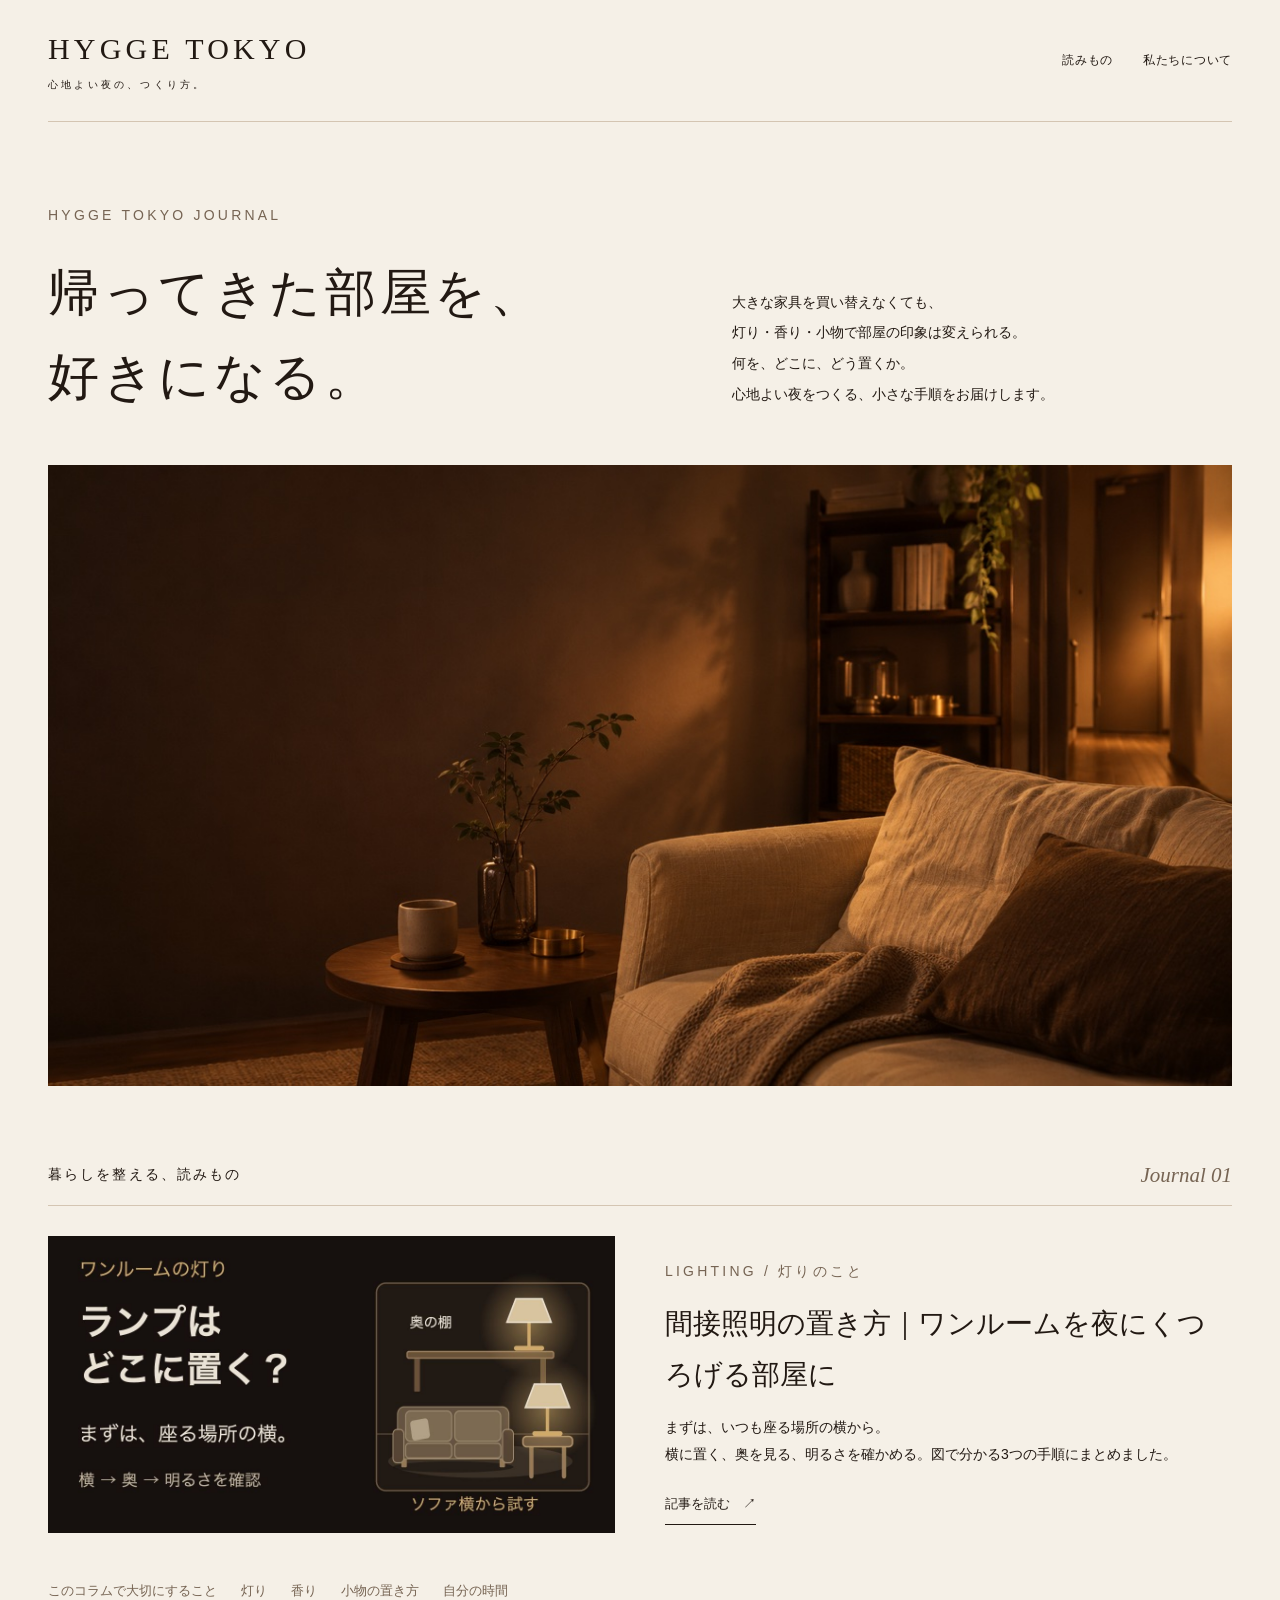
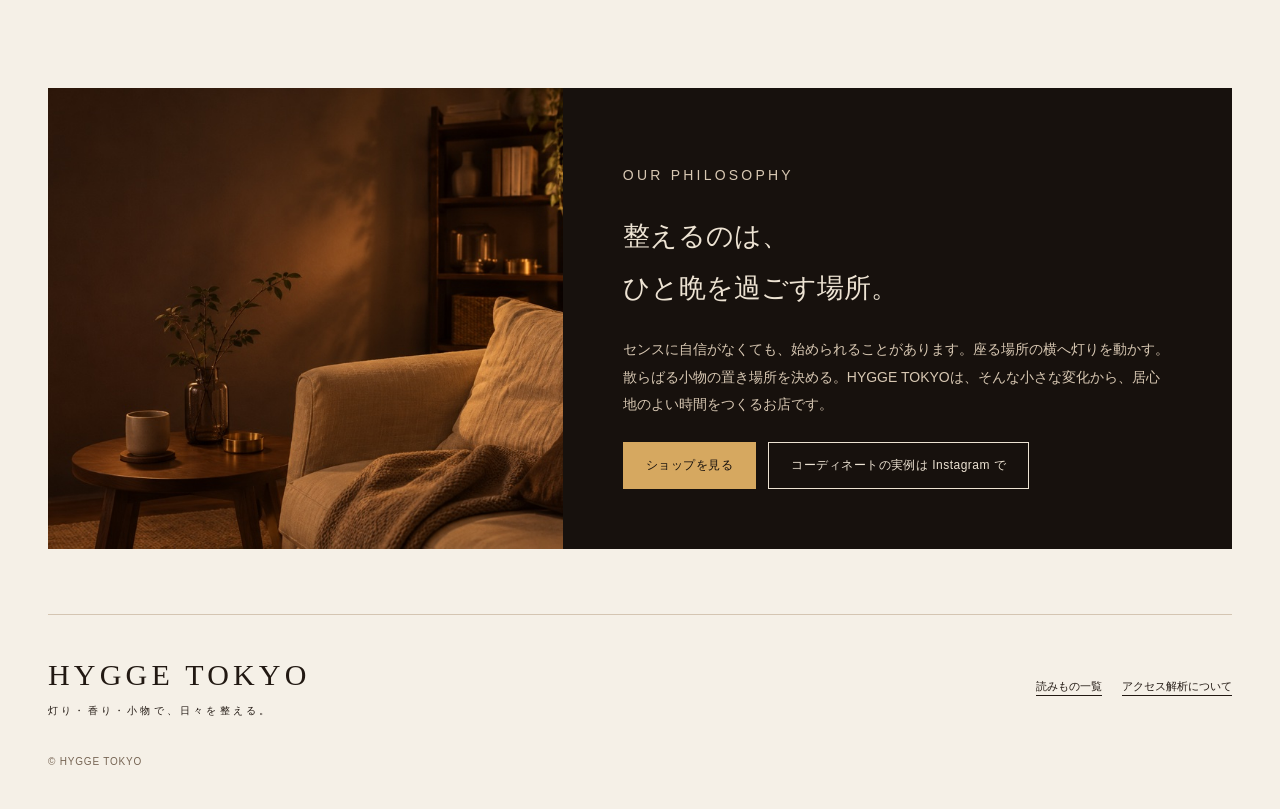
<file: index.html>
<!doctype html><html lang="ja" data-published="true"><head><meta charset="utf-8"><meta name="viewport" content="width=device-width,initial-scale=1"><title>HYGGE TOKYO｜心地よい夜の、つくり方。</title><meta name="description" content="大きな家具を買い替えず、灯り・香り・小物で部屋を整える。HYGGE TOKYOが、センスに頼らず試せる暮らしの手順を紹介します。"><meta name="robots" content="index,follow,max-image-preview:large"><link rel="canonical" href="https://hyggetokyo.com/"><meta property="og:locale" content="ja_JP"><meta property="og:site_name" content="HYGGE TOKYO"><meta property="og:type" content="website"><meta property="og:title" content="HYGGE TOKYO｜心地よい夜の、つくり方。"><meta property="og:description" content="大きな家具を買い替えず、灯り・香り・小物で部屋を整える。HYGGE TOKYOが、センスに頼らず試せる暮らしの手順を紹介します。"><meta property="og:url" content="https://hyggetokyo.com/"><meta property="og:image" content="https://hyggetokyo.com/assets/images/lighting-thumbnail.jpg"><meta property="og:image:width" content="1200"><meta property="og:image:height" content="630"><meta property="og:image:alt" content="ランプはどこに置く？座る場所の横から試す配置図"><meta name="twitter:card" content="summary_large_image"><meta name="theme-color" content="#17110d"><meta name="ga4-measurement-id" content="G-KZ3FVX6G32"><link rel="stylesheet" href="./assets/style.css"><script defer src="./assets/analytics.js"></script><script type="application/ld+json">{"@context": "https://schema.org", "@graph": [{"@type": "WebSite", "@id": "https://hyggetokyo.com/#website", "name": "HYGGE TOKYO コラム", "url": "https://hyggetokyo.com/", "inLanguage": "ja"}, {"@type": "Organization", "@id": "https://hyggetokyo.com/#organization", "name": "HYGGE TOKYO", "url": "https://hyggetokyo.com/", "sameAs": ["https://www.instagram.com/hygge_tokyo.official?mdxt=MTlrZ3JyOG9tb2l2Zg%3D%3D&utm_source=qr"]}]}</script></head><body><a class="skip" href="#main">本文へ移動</a><header class="site-header wrap"><a class="brand" href="./"><strong>HYGGE TOKYO</strong><span>心地よい夜の、つくり方。</span></a><nav aria-label="メインナビゲーション"><a href="./columns/">読みもの</a><a href="./#about">私たちについて</a></nav></header><main id="main" class="wrap"><section class="home-intro"><div><p class="eyebrow">HYGGE TOKYO JOURNAL</p><h1>帰ってきた部屋を、<br>好きになる。</h1></div><p>大きな家具を買い替えなくても、<br>灯り・香り・小物で部屋の印象は変えられる。<br>何を、どこに、どう置くか。<br>心地よい夜をつくる、小さな手順をお届けします。</p></section><figure class="hero"><img src="./assets/images/quiet-room.jpg" width="1200" height="630" alt="濃い木のテーブルとリネンのソファに暖かな光が届く夜のワンルームのイメージ" fetchpriority="high"></figure><div class="section-label"><h2>暮らしを整える、読みもの</h2><span>Journal 01</span></div><div class="feature-row"><a href="./columns/one-room-lighting/" aria-label="間接照明の置き方｜ワンルームを夜にくつろげる部屋に"><img src="./assets/images/lighting-thumbnail.jpg" width="1200" height="630" alt="ランプはどこに置く？ソファ横と奥の棚の置き場所を示す図" loading="lazy"></a><div><p class="eyebrow">LIGHTING / 灯りのこと</p><h2><a href="./columns/one-room-lighting/">間接照明の置き方｜ワンルームを夜にくつろげる部屋に</a></h2><p>まずは、いつも座る場所の横から。<br>横に置く、奥を見る、明るさを確かめる。図で分かる3つの手順にまとめました。</p><a class="read-link" href="./columns/one-room-lighting/">記事を読む　↗</a></div></div><div class="topics"><span>このコラムで大切にすること</span><span>灯り</span><span>香り</span><span>小物の置き方</span><span>自分の時間</span></div><section id="about" class="manifesto"><img src="assets/images/quiet-room.jpg" alt="木とリネンに暖色の光が届く部屋のイメージ" width="1200" height="630" loading="lazy"><div class="copy"><p class="eyebrow">OUR PHILOSOPHY</p><h2>整えるのは、<br>ひと晩を過ごす場所。</h2><p>センスに自信がなくても、始められることがあります。座る場所の横へ灯りを動かす。散らばる小物の置き場所を決める。HYGGE TOKYOは、そんな小さな変化から、居心地のよい時間をつくるお店です。</p><div class="buttons"><a href="https://hyggetokyo.official.ec?utm_source=column&amp;utm_medium=article&amp;utm_campaign=home&amp;utm_content=editor" class="button gold">ショップを見る</a><a href="https://www.instagram.com/hygge_tokyo.official?mdxt=MTlrZ3JyOG9tb2l2Zg%3D%3D&amp;utm_source=qr" class="button">コーディネートの実例は Instagram で</a></div></div></section></main><footer class="site-footer wrap"><div class="footer-top"><a class="brand" href="./"><strong>HYGGE TOKYO</strong><span>灯り・香り・小物で、日々を整える。</span></a><nav aria-label="フッター"><a href="./columns/">読みもの一覧</a><a href="./privacy/">アクセス解析について</a></nav></div><p class="copyright">© HYGGE TOKYO</p></footer></body></html>
</file>
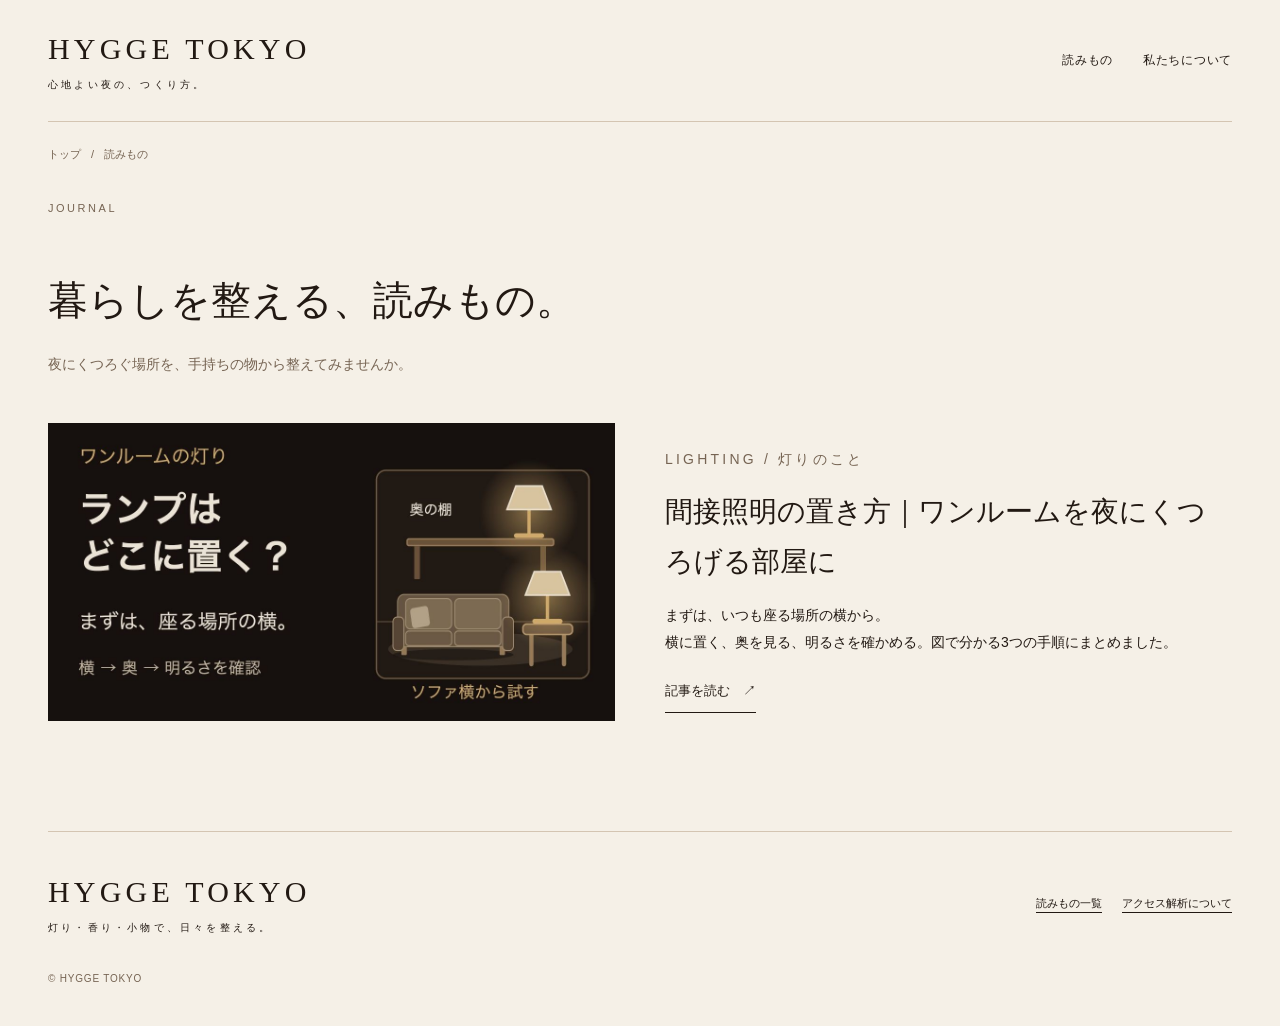
<file: columns/index.html>
<!doctype html><html lang="ja" data-published="true"><head><meta charset="utf-8"><meta name="viewport" content="width=device-width,initial-scale=1"><title>読みもの一覧｜HYGGE TOKYO</title><meta name="description" content="灯りの置き方から、心地よい部屋のつくり方を紹介するHYGGE TOKYOのコラム一覧です。"><meta name="robots" content="index,follow,max-image-preview:large"><link rel="canonical" href="https://hyggetokyo.com/columns/"><meta property="og:locale" content="ja_JP"><meta property="og:site_name" content="HYGGE TOKYO"><meta property="og:type" content="website"><meta property="og:title" content="読みもの一覧｜HYGGE TOKYO"><meta property="og:description" content="灯りの置き方から、心地よい部屋のつくり方を紹介するHYGGE TOKYOのコラム一覧です。"><meta property="og:url" content="https://hyggetokyo.com/columns/"><meta property="og:image" content="https://hyggetokyo.com/assets/images/lighting-thumbnail.jpg"><meta property="og:image:width" content="1200"><meta property="og:image:height" content="630"><meta property="og:image:alt" content="ランプはどこに置く？座る場所の横から試す配置図"><meta name="twitter:card" content="summary_large_image"><meta name="theme-color" content="#17110d"><meta name="ga4-measurement-id" content="G-KZ3FVX6G32"><link rel="stylesheet" href="../assets/style.css"><script defer src="../assets/analytics.js"></script><script type="application/ld+json">{"@context": "https://schema.org", "@graph": [{"@type": "BreadcrumbList", "itemListElement": [{"@type": "ListItem", "position": 1, "name": "トップ", "item": "https://hyggetokyo.com/"}, {"@type": "ListItem", "position": 2, "name": "読みもの", "item": "https://hyggetokyo.com/columns/"}]}]}</script></head><body><a class="skip" href="#main">本文へ移動</a><header class="site-header wrap"><a class="brand" href="../"><strong>HYGGE TOKYO</strong><span>心地よい夜の、つくり方。</span></a><nav aria-label="メインナビゲーション"><a href="../columns/">読みもの</a><a href="../#about">私たちについて</a></nav></header><main id="main" class="wrap"><nav class="breadcrumb" aria-label="パンくず"><a href="../">トップ</a><span aria-hidden="true">/</span><span aria-current="page">読みもの</span></nav><p class="eyebrow">JOURNAL</p><h1 class="list-heading">暮らしを整える、読みもの。</h1><p class="subcopy">夜にくつろぐ場所を、手持ちの物から整えてみませんか。</p><div class="feature-row"><a href="../columns/one-room-lighting/" aria-label="間接照明の置き方｜ワンルームを夜にくつろげる部屋に"><img src="../assets/images/lighting-thumbnail.jpg" width="1200" height="630" alt="ランプはどこに置く？ソファ横と奥の棚の置き場所を示す図" loading="lazy"></a><div><p class="eyebrow">LIGHTING / 灯りのこと</p><h2><a href="../columns/one-room-lighting/">間接照明の置き方｜ワンルームを夜にくつろげる部屋に</a></h2><p>まずは、いつも座る場所の横から。<br>横に置く、奥を見る、明るさを確かめる。図で分かる3つの手順にまとめました。</p><a class="read-link" href="../columns/one-room-lighting/">記事を読む　↗</a></div></div></main><footer class="site-footer wrap"><div class="footer-top"><a class="brand" href="../"><strong>HYGGE TOKYO</strong><span>灯り・香り・小物で、日々を整える。</span></a><nav aria-label="フッター"><a href="../columns/">読みもの一覧</a><a href="../privacy/">アクセス解析について</a></nav></div><p class="copyright">© HYGGE TOKYO</p></footer></body></html>
</file>
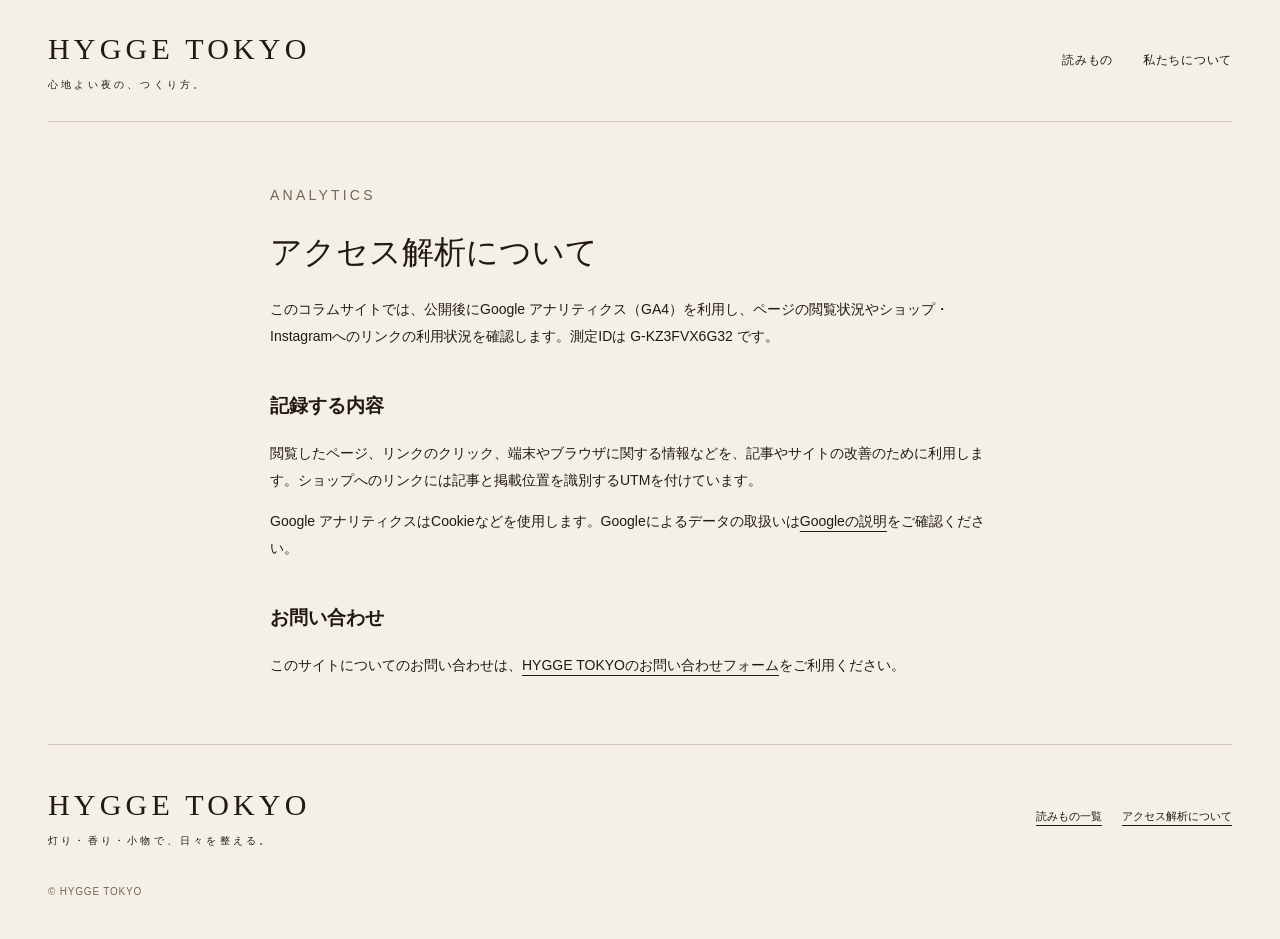
<file: privacy/index.html>
<!doctype html><html lang="ja" data-published="true"><head><meta charset="utf-8"><meta name="viewport" content="width=device-width,initial-scale=1"><title>アクセス解析について｜HYGGE TOKYO</title><meta name="description" content="HYGGE TOKYOコラムサイトのアクセス解析とお問い合わせについて。"><meta name="robots" content="index,follow,max-image-preview:large"><link rel="canonical" href="https://hyggetokyo.com/privacy/"><meta property="og:locale" content="ja_JP"><meta property="og:site_name" content="HYGGE TOKYO"><meta property="og:type" content="website"><meta property="og:title" content="アクセス解析について｜HYGGE TOKYO"><meta property="og:description" content="HYGGE TOKYOコラムサイトのアクセス解析とお問い合わせについて。"><meta property="og:url" content="https://hyggetokyo.com/privacy/"><meta property="og:image" content="https://hyggetokyo.com/assets/images/lighting-thumbnail.jpg"><meta property="og:image:width" content="1200"><meta property="og:image:height" content="630"><meta property="og:image:alt" content="ランプはどこに置く？座る場所の横から試す配置図"><meta name="twitter:card" content="summary_large_image"><meta name="theme-color" content="#17110d"><meta name="ga4-measurement-id" content="G-KZ3FVX6G32"><link rel="stylesheet" href="../assets/style.css"><script defer src="../assets/analytics.js"></script></head><body><a class="skip" href="#main">本文へ移動</a><header class="site-header wrap"><a class="brand" href="../"><strong>HYGGE TOKYO</strong><span>心地よい夜の、つくり方。</span></a><nav aria-label="メインナビゲーション"><a href="../columns/">読みもの</a><a href="../#about">私たちについて</a></nav></header><main id="main" class="wrap"><div class="privacy"><p class="eyebrow">ANALYTICS</p><h1>アクセス解析について</h1><p>このコラムサイトでは、公開後にGoogle アナリティクス（GA4）を利用し、ページの閲覧状況やショップ・Instagramへのリンクの利用状況を確認します。測定IDは G-KZ3FVX6G32 です。</p><h2>記録する内容</h2><p>閲覧したページ、リンクのクリック、端末やブラウザに関する情報などを、記事やサイトの改善のために利用します。ショップへのリンクには記事と掲載位置を識別するUTMを付けています。</p><p>Google アナリティクスはCookieなどを使用します。Googleによるデータの取扱いは<a href="https://policies.google.com/technologies/partner-sites">Googleの説明</a>をご確認ください。</p><h2>お問い合わせ</h2><p>このサイトについてのお問い合わせは、<a href="https://thebase.com/inquiry/hyggetokyo-official-ec">HYGGE TOKYOのお問い合わせフォーム</a>をご利用ください。</p></div></main><footer class="site-footer wrap"><div class="footer-top"><a class="brand" href="../"><strong>HYGGE TOKYO</strong><span>灯り・香り・小物で、日々を整える。</span></a><nav aria-label="フッター"><a href="../columns/">読みもの一覧</a><a href="../privacy/">アクセス解析について</a></nav></div><p class="copyright">© HYGGE TOKYO</p></footer></body></html>
</file>
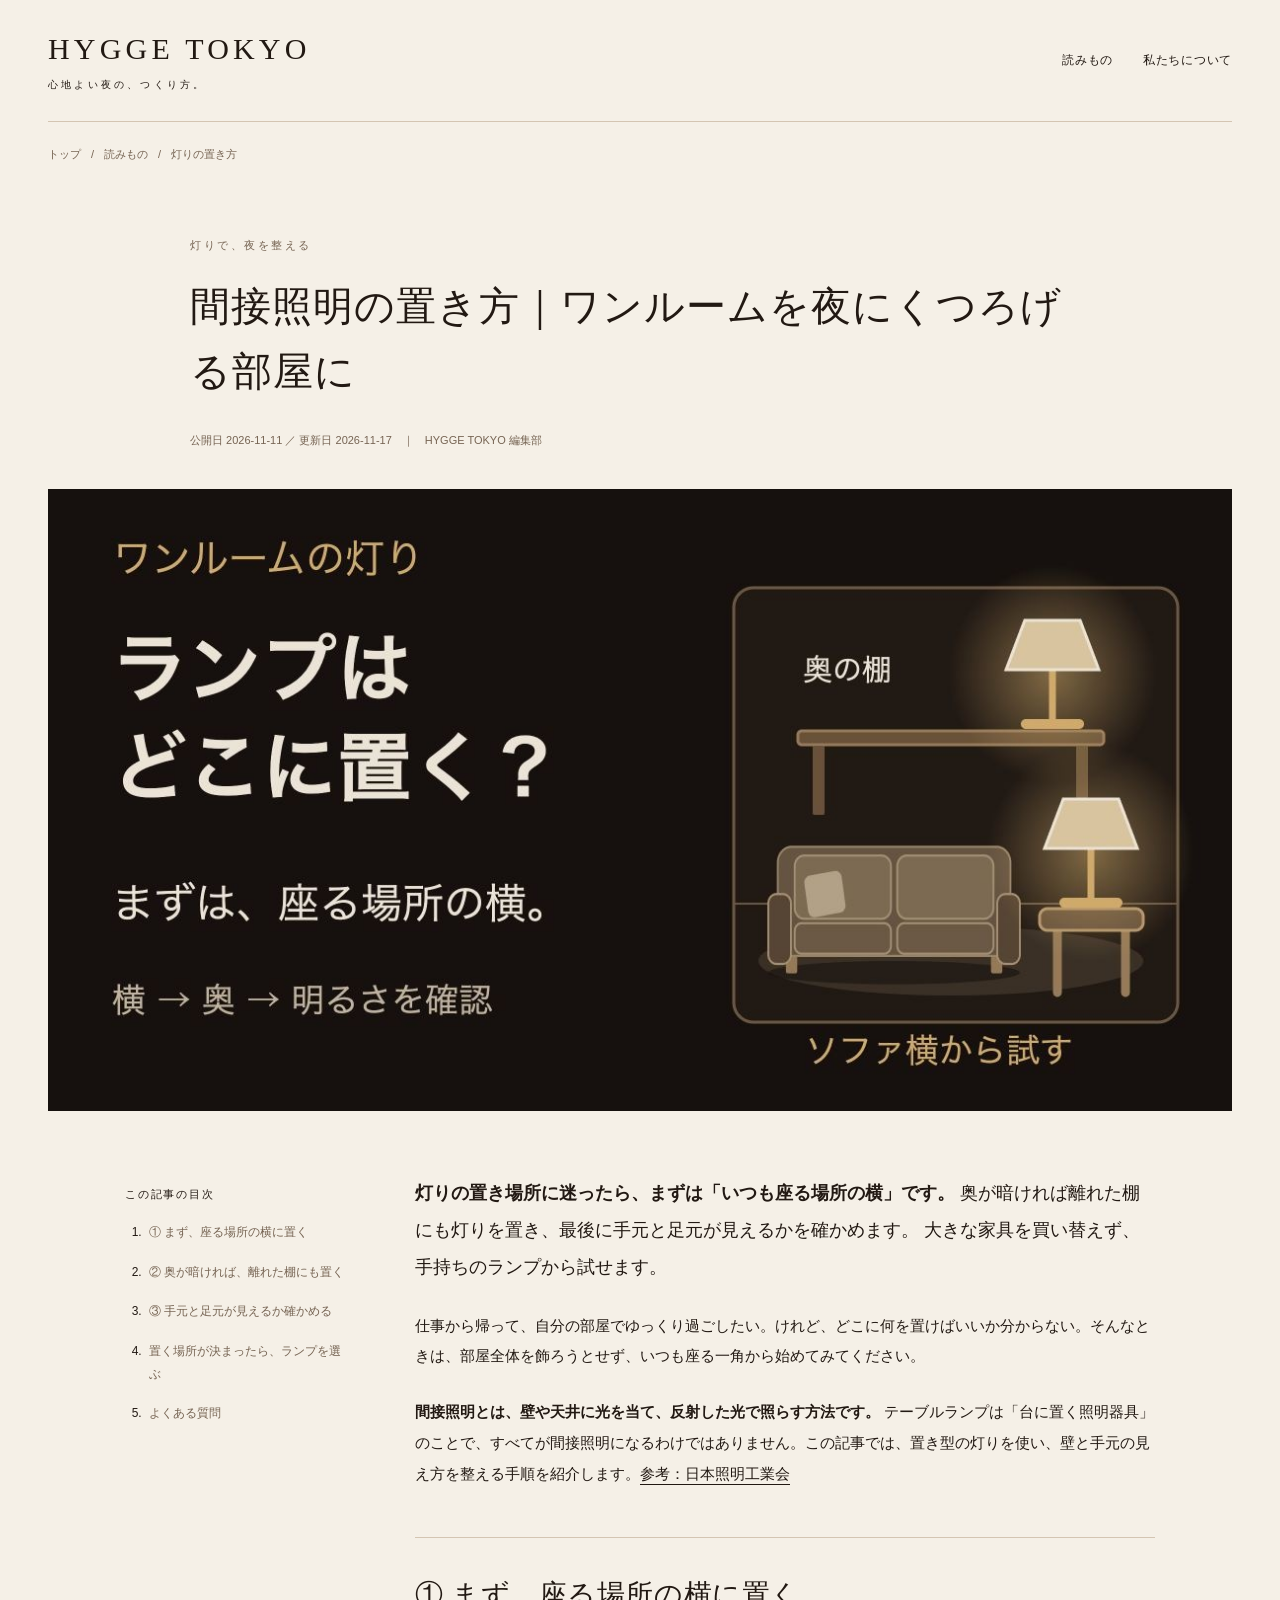
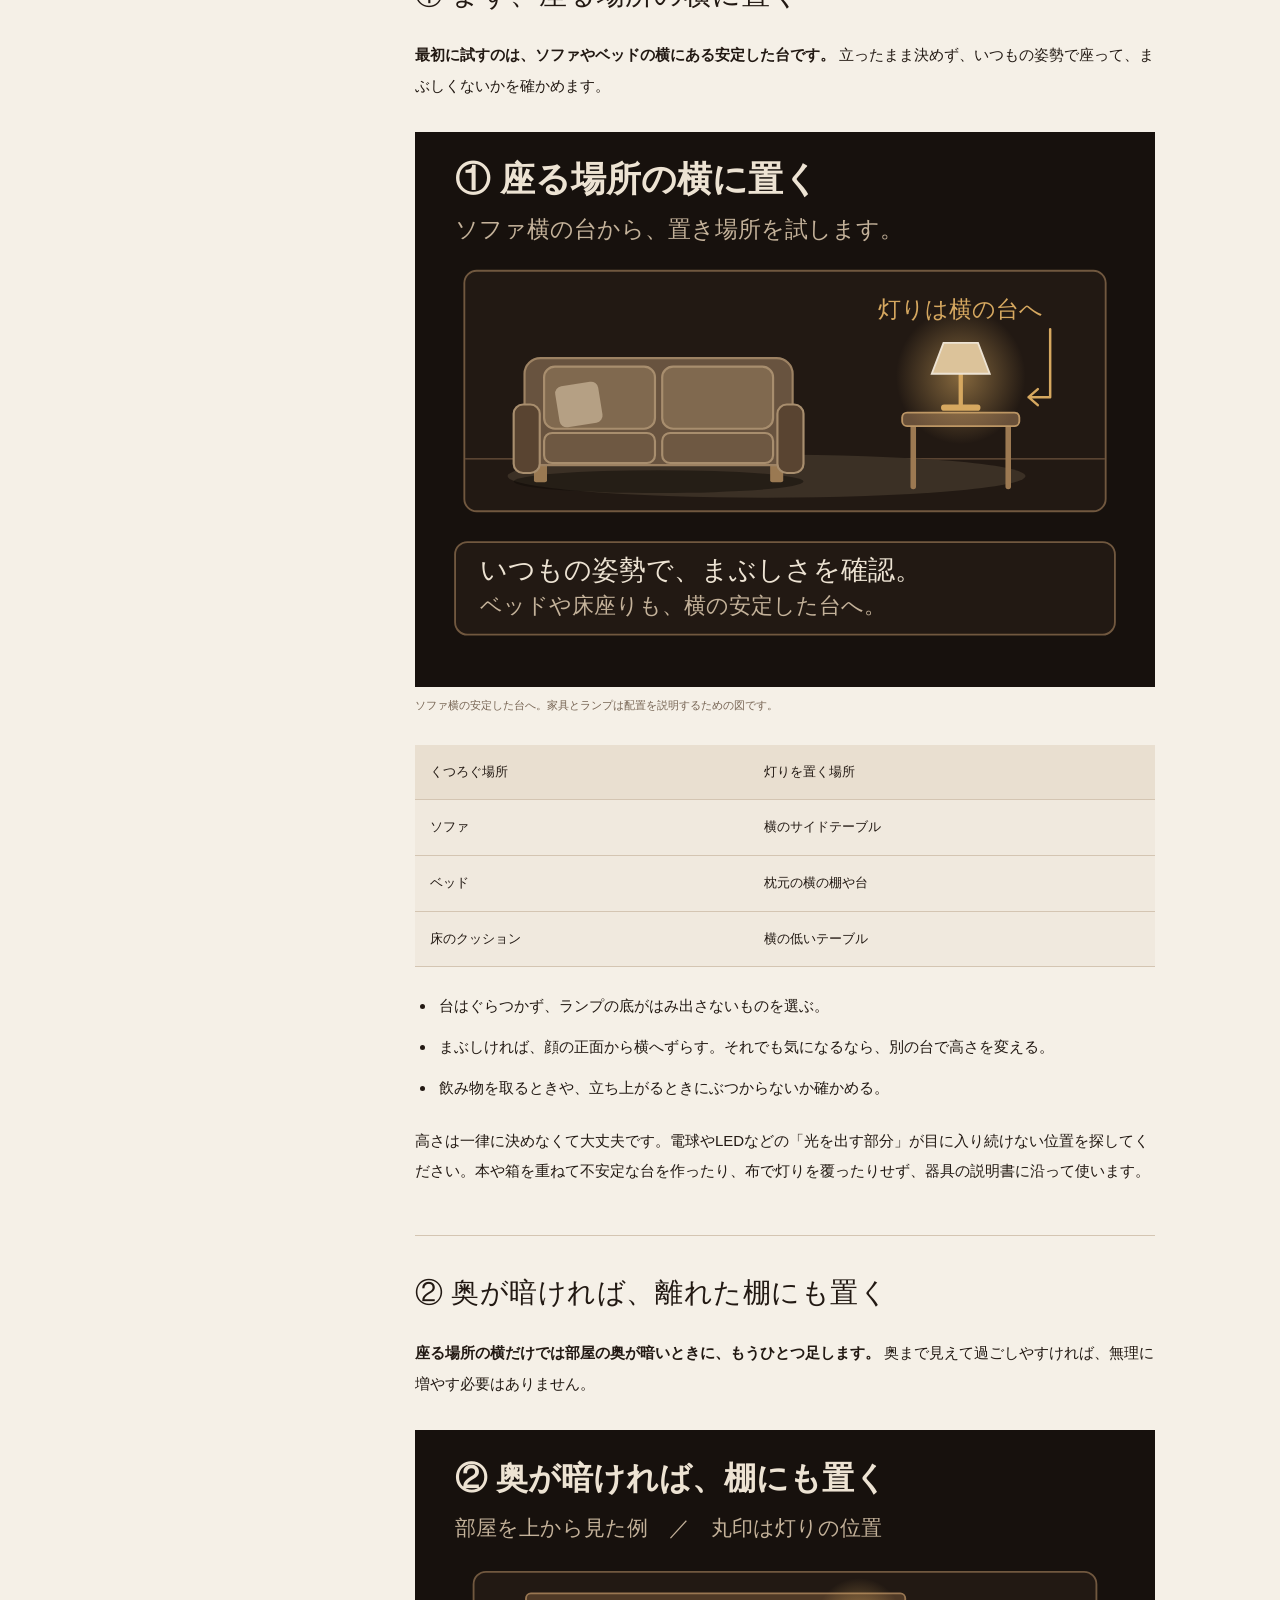
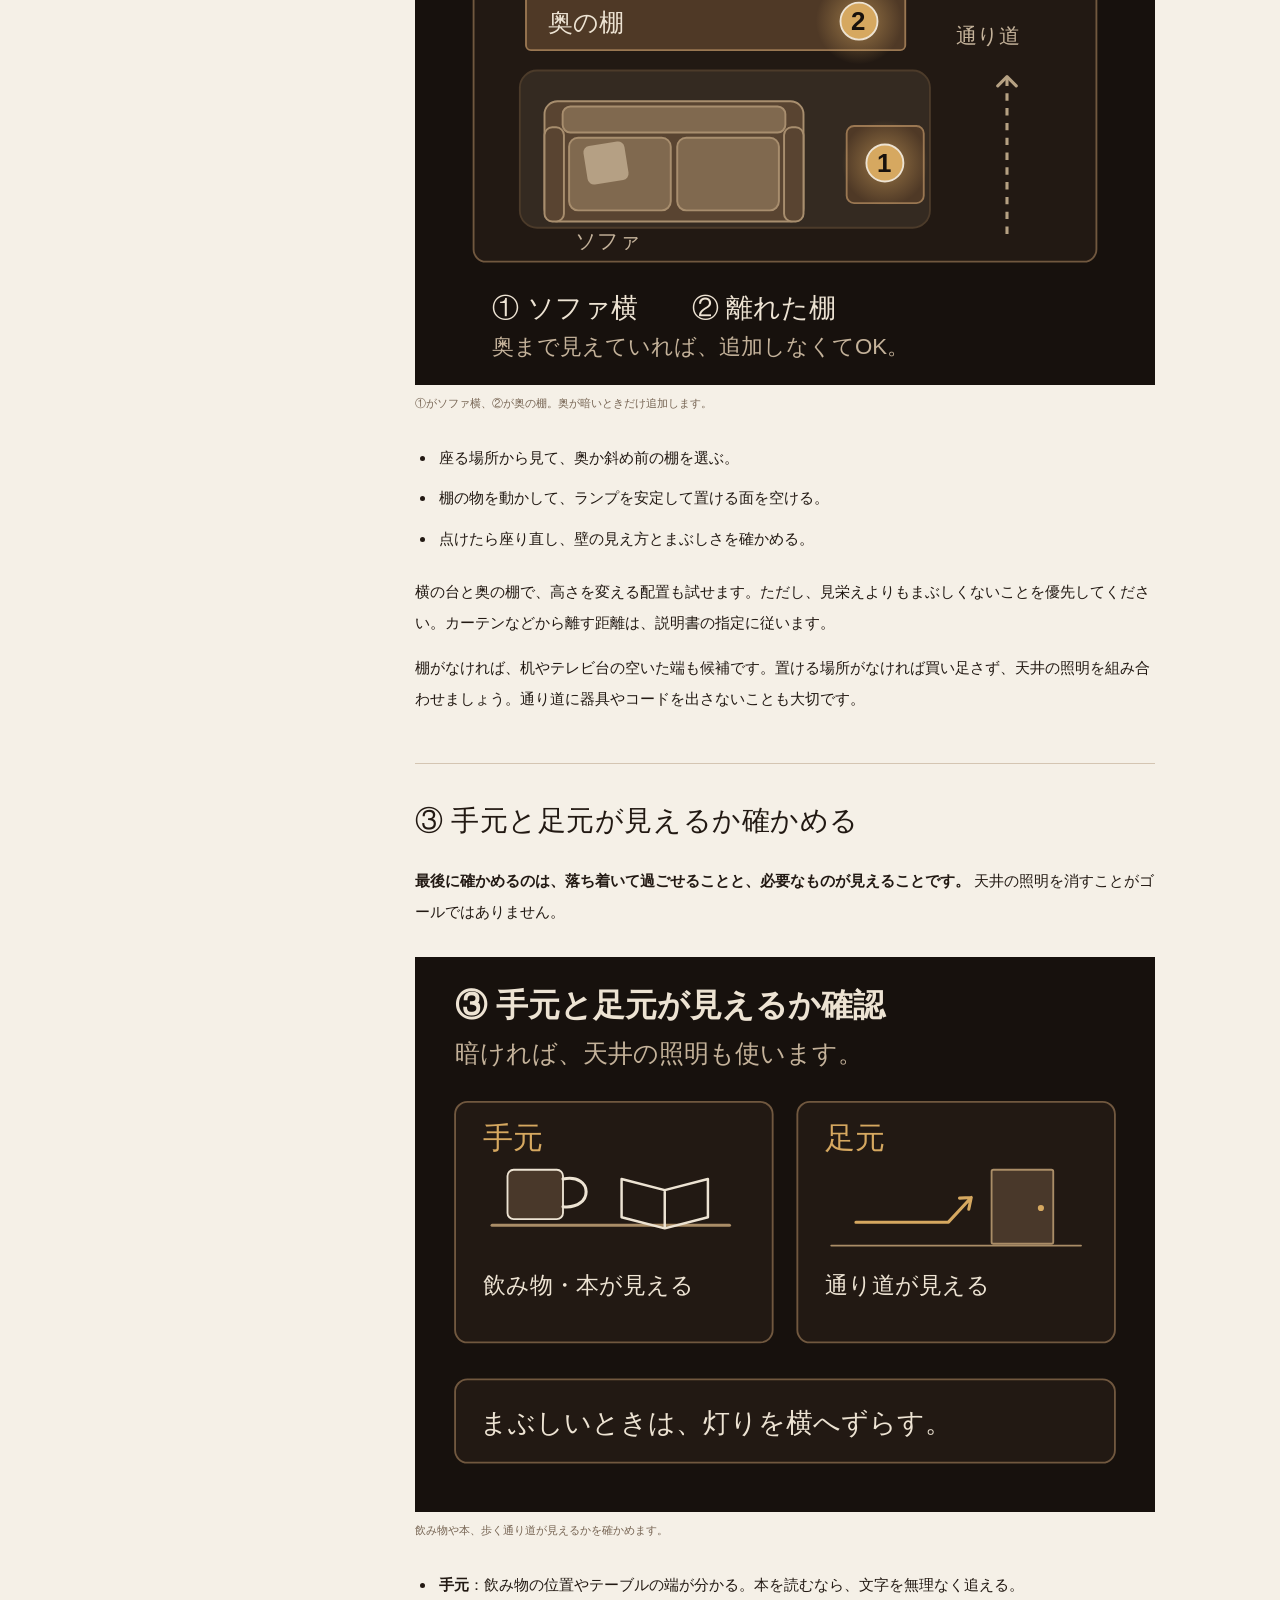
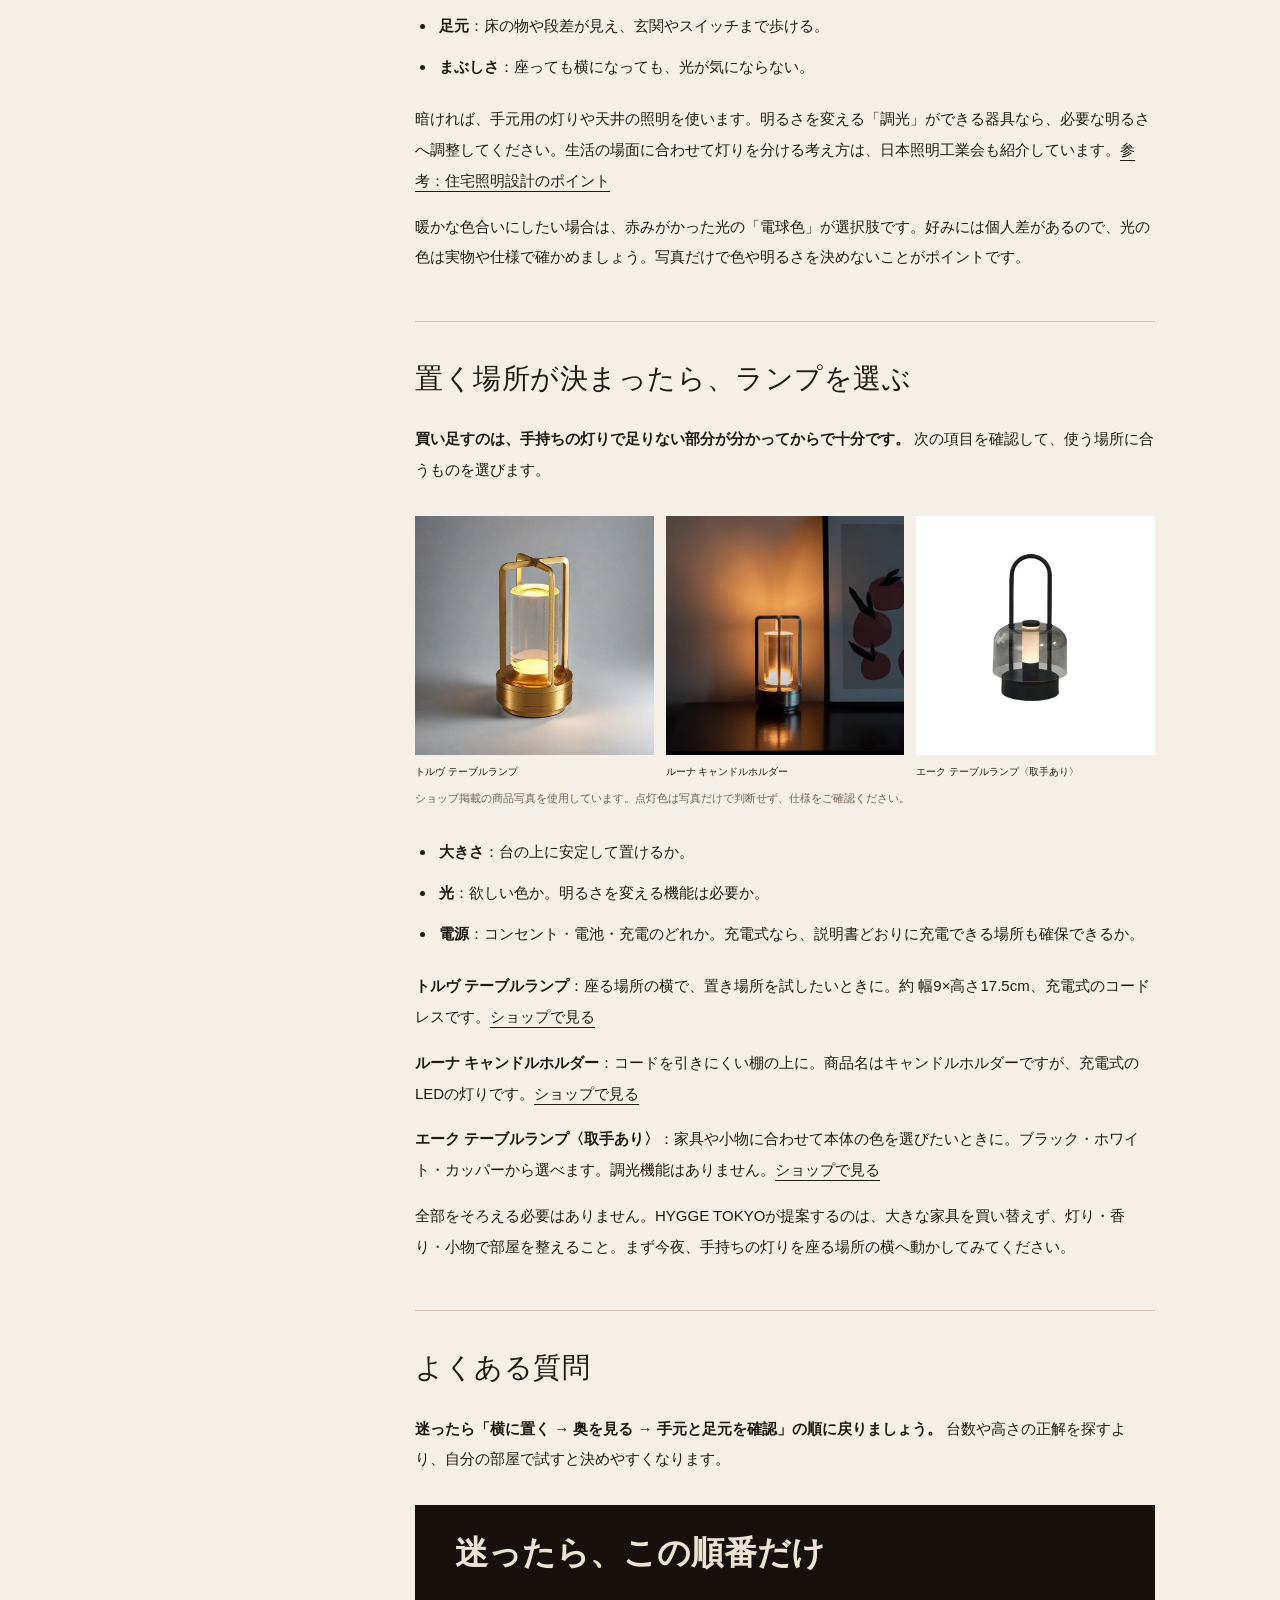
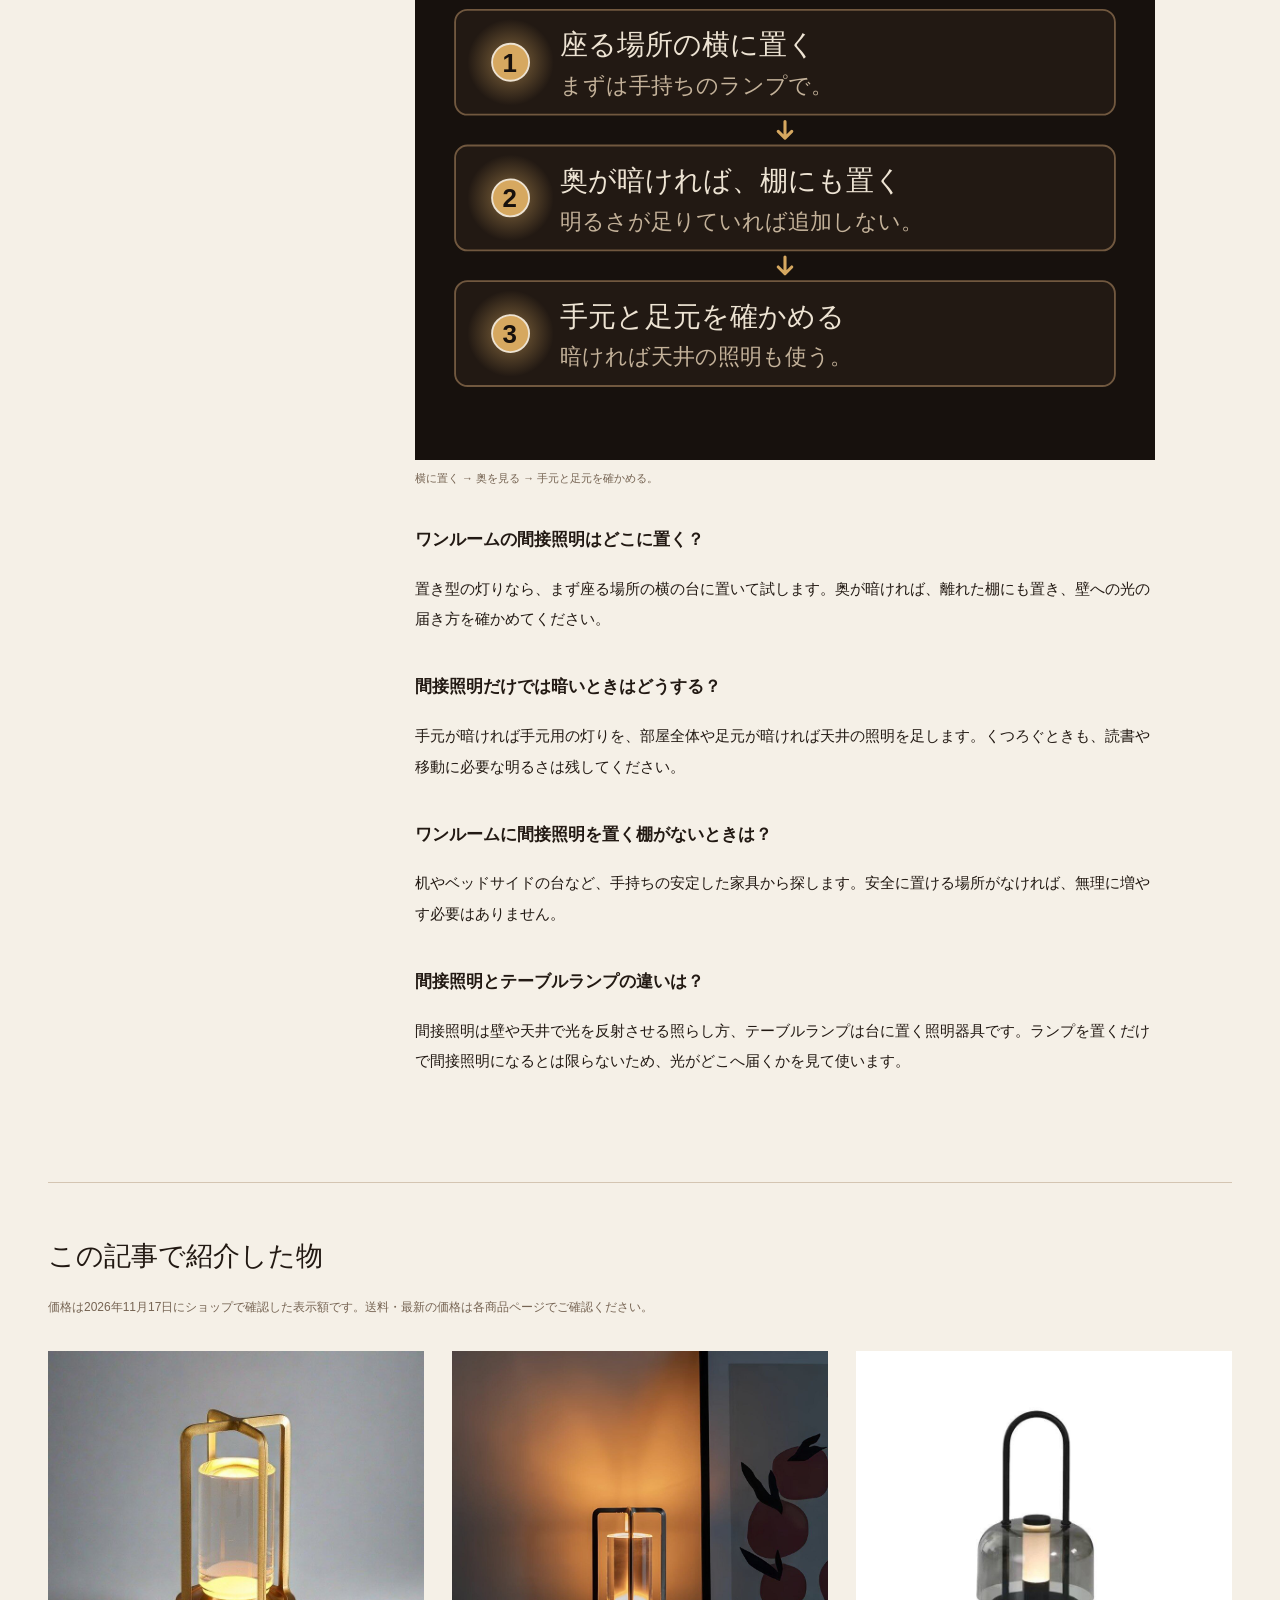
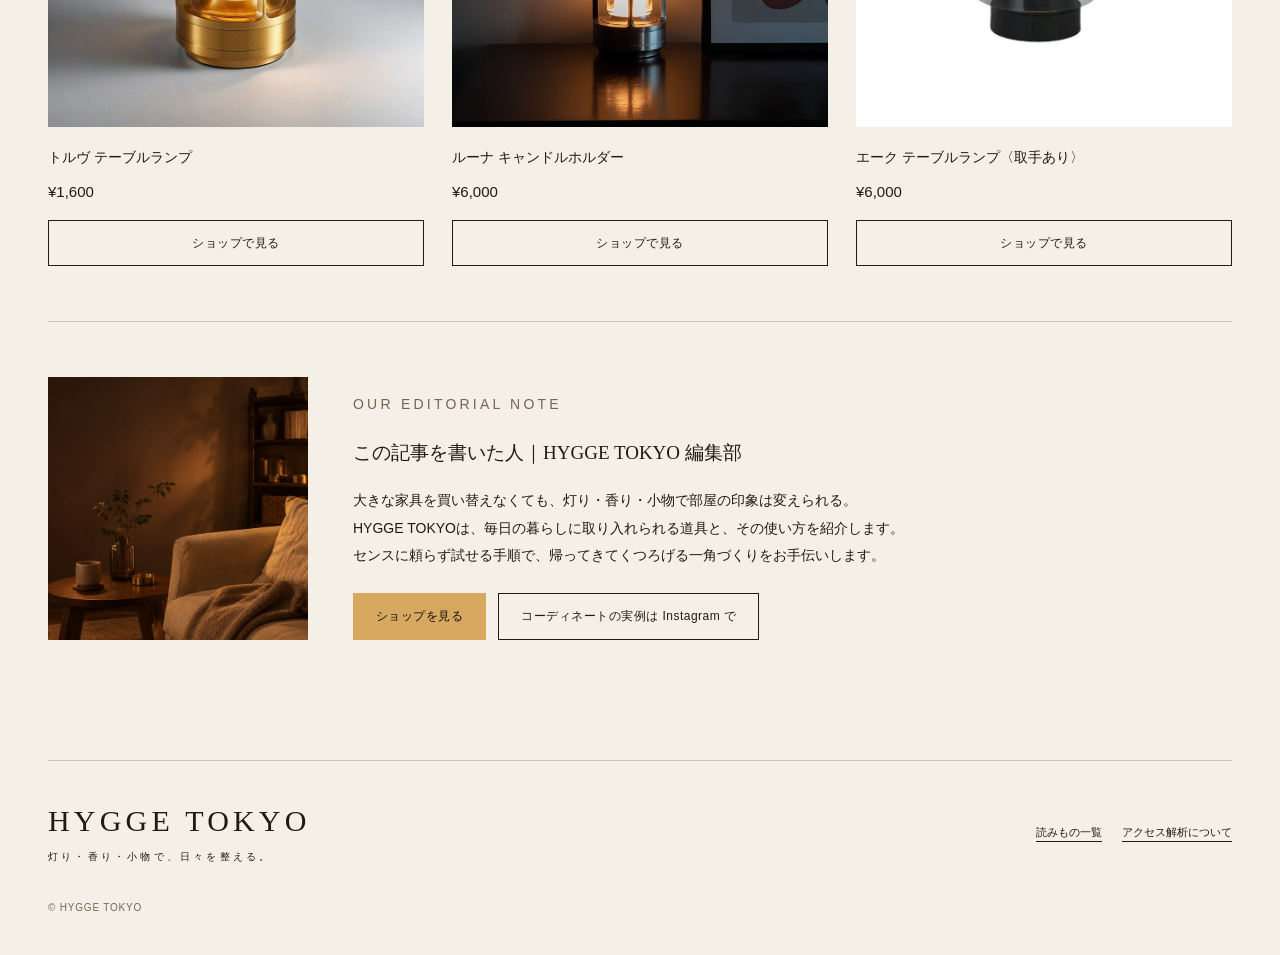
<file: columns/one-room-lighting/index.html>
<!doctype html><html lang="ja" data-published="true"><head><meta charset="utf-8"><meta name="viewport" content="width=device-width,initial-scale=1"><title>間接照明の置き方｜ワンルームを夜にくつろげる部屋に</title><meta name="description" content="ワンルームの灯りは座る場所の横から。棚への置き方、まぶしさと明るさの確かめ方を、家具を買い替えずに試せる手順で紹介します。"><meta name="robots" content="index,follow,max-image-preview:large"><link rel="canonical" href="https://hyggetokyo.com/columns/one-room-lighting/"><meta property="og:locale" content="ja_JP"><meta property="og:site_name" content="HYGGE TOKYO"><meta property="og:type" content="article"><meta property="og:title" content="間接照明の置き方｜ワンルームを夜にくつろげる部屋に"><meta property="og:description" content="ワンルームの灯りは座る場所の横から。棚への置き方、まぶしさと明るさの確かめ方を、家具を買い替えずに試せる手順で紹介します。"><meta property="og:url" content="https://hyggetokyo.com/columns/one-room-lighting/"><meta property="og:image" content="https://hyggetokyo.com/assets/images/lighting-thumbnail.jpg"><meta property="og:image:width" content="1200"><meta property="og:image:height" content="630"><meta property="og:image:alt" content="ランプはどこに置く？座る場所の横から試す配置図"><meta name="twitter:card" content="summary_large_image"><meta name="theme-color" content="#17110d"><meta name="ga4-measurement-id" content="G-KZ3FVX6G32"><link rel="stylesheet" href="../../assets/style.css"><script defer src="../../assets/analytics.js"></script><script type="application/ld+json">{"@context": "https://schema.org", "@graph": [{"@type": "Article", "@id": "https://hyggetokyo.com/columns/one-room-lighting/#article", "headline": "間接照明の置き方｜ワンルームを夜にくつろげる部屋に", "description": "ワンルームの灯りは座る場所の横から。棚への置き方、まぶしさと明るさの確かめ方を、家具を買い替えずに試せる手順で紹介します。", "inLanguage": "ja", "mainEntityOfPage": "https://hyggetokyo.com/columns/one-room-lighting/", "image": ["https://hyggetokyo.com/assets/images/lighting-thumbnail.jpg"], "author": {"@type": "Organization", "name": "HYGGE TOKYO 編集部", "url": "https://hyggetokyo.com/#about"}, "publisher": {"@type": "Organization", "name": "HYGGE TOKYO", "url": "https://hyggetokyo.com/"}, "datePublished": "2026-11-11", "dateModified": "2026-11-17"}, {"@type": "BreadcrumbList", "itemListElement": [{"@type": "ListItem", "position": 1, "name": "トップ", "item": "https://hyggetokyo.com/"}, {"@type": "ListItem", "position": 2, "name": "読みもの", "item": "https://hyggetokyo.com/columns/"}, {"@type": "ListItem", "position": 3, "name": "間接照明の置き方｜ワンルームを夜にくつろげる部屋に", "item": "https://hyggetokyo.com/columns/one-room-lighting/"}]}, {"@type": "FAQPage", "mainEntity": [{"@type": "Question", "name": "ワンルームの間接照明はどこに置く？", "acceptedAnswer": {"@type": "Answer", "text": "置き型の灯りなら、まず座る場所の横の台に置いて試します。奥が暗ければ、離れた棚にも置き、壁への光の届き方を確かめてください。"}}, {"@type": "Question", "name": "間接照明だけでは暗いときはどうする？", "acceptedAnswer": {"@type": "Answer", "text": "手元が暗ければ手元用の灯りを、部屋全体や足元が暗ければ天井の照明を足します。くつろぐときも、読書や移動に必要な明るさは残してください。"}}, {"@type": "Question", "name": "ワンルームに間接照明を置く棚がないときは？", "acceptedAnswer": {"@type": "Answer", "text": "机やベッドサイドの台など、手持ちの安定した家具から探します。安全に置ける場所がなければ、無理に増やす必要はありません。"}}, {"@type": "Question", "name": "間接照明とテーブルランプの違いは？", "acceptedAnswer": {"@type": "Answer", "text": "間接照明は壁や天井で光を反射させる照らし方、テーブルランプは台に置く照明器具です。ランプを置くだけで間接照明になるとは限らないため、光がどこへ届くかを見て使います。"}}]}]}</script></head><body><a class="skip" href="#main">本文へ移動</a><header class="site-header wrap"><a class="brand" href="../../"><strong>HYGGE TOKYO</strong><span>心地よい夜の、つくり方。</span></a><nav aria-label="メインナビゲーション"><a href="../../columns/">読みもの</a><a href="../../#about">私たちについて</a></nav></header><main id="main" class="wrap"><nav class="breadcrumb" aria-label="パンくず"><a href="../../">トップ</a><span aria-hidden="true">/</span><a href="../">読みもの</a><span aria-hidden="true">/</span><span aria-current="page">灯りの置き方</span></nav><div class="article-heading"><p class="eyebrow">灯りで、夜を整える</p><h1>間接照明の置き方｜ワンルームを夜にくつろげる部屋に</h1><p class="date">公開日 <time datetime="2026-11-11">2026-11-11</time> ／ 更新日 <time datetime="2026-11-17">2026-11-17</time>　｜　HYGGE TOKYO 編集部</p></div><figure class="hero article-hero"><img src="../../assets/images/lighting-thumbnail.jpg" width="1200" height="630" alt="ソファ横の台と奥の棚に灯りを置いた部屋の説明図" fetchpriority="high"></figure><div class="article-grid"><aside class="toc"><div class="sticky"><h2>この記事の目次</h2><ol><li><a href="#section-1">① まず、座る場所の横に置く</a></li><li><a href="#section-2">② 奥が暗ければ、離れた棚にも置く</a></li><li><a href="#section-3">③ 手元と足元が見えるか確かめる</a></li><li><a href="#section-4">置く場所が決まったら、ランプを選ぶ</a></li><li><a href="#section-5">よくある質問</a></li></ol></div></aside><article class="article-body"><p class="lead"><strong>灯りの置き場所に迷ったら、まずは「いつも座る場所の横」です。</strong>
奥が暗ければ離れた棚にも灯りを置き、最後に手元と足元が見えるかを確かめます。
大きな家具を買い替えず、手持ちのランプから試せます。</p>
<p>仕事から帰って、自分の部屋でゆっくり過ごしたい。けれど、どこに何を置けばいいか分からない。そんなときは、部屋全体を飾ろうとせず、いつも座る一角から始めてみてください。</p>
<p><strong>間接照明とは、壁や天井に光を当て、反射した光で照らす方法です。</strong> テーブルランプは「台に置く照明器具」のことで、すべてが間接照明になるわけではありません。この記事では、置き型の灯りを使い、壁と手元の見え方を整える手順を紹介します。<a href="https://www.jlma.or.jp/led-navi/contents/cont25_glossary.php">参考：日本照明工業会</a></p><section id="section-1"><h2>① まず、座る場所の横に置く</h2><p><strong>最初に試すのは、ソファやベッドの横にある安定した台です。</strong> 立ったまま決めず、いつもの姿勢で座って、まぶしくないかを確かめます。</p>
<figure><div class="diagram-scroll" role="region" aria-label="ソファ横の安定した台へ。家具とランプは配置を説明するための図です。" tabindex="0"><img src="../../assets/images/plan-seat.svg" alt="ソファ横の安定した台へ。家具とランプは配置を説明するための図です。" width="1200" height="900" loading="lazy"></div><figcaption>ソファ横の安定した台へ。家具とランプは配置を説明するための図です。</figcaption></figure>

<div class="table-wrap" role="region" aria-label="比較表" tabindex="0"><table>
<thead>
<tr>
<th>くつろぐ場所</th>
<th>灯りを置く場所</th>
</tr>
</thead>
<tbody>
<tr>
<td>ソファ</td>
<td>横のサイドテーブル</td>
</tr>
<tr>
<td>ベッド</td>
<td>枕元の横の棚や台</td>
</tr>
<tr>
<td>床のクッション</td>
<td>横の低いテーブル</td>
</tr>
</tbody>
</table></div>
<ul>
<li>台はぐらつかず、ランプの底がはみ出さないものを選ぶ。</li>
<li>まぶしければ、顔の正面から横へずらす。それでも気になるなら、別の台で高さを変える。</li>
<li>飲み物を取るときや、立ち上がるときにぶつからないか確かめる。</li>
</ul>
<p>高さは一律に決めなくて大丈夫です。電球やLEDなどの「光を出す部分」が目に入り続けない位置を探してください。本や箱を重ねて不安定な台を作ったり、布で灯りを覆ったりせず、器具の説明書に沿って使います。</p></section><section id="section-2"><h2>② 奥が暗ければ、離れた棚にも置く</h2><p><strong>座る場所の横だけでは部屋の奥が暗いときに、もうひとつ足します。</strong> 奥まで見えて過ごしやすければ、無理に増やす必要はありません。</p>
<figure><div class="diagram-scroll" role="region" aria-label="①がソファ横、②が奥の棚。奥が暗いときだけ追加します。" tabindex="0"><img src="../../assets/images/plan-two-lights.svg" alt="①がソファ横、②が奥の棚。奥が暗いときだけ追加します。" width="1200" height="900" loading="lazy"></div><figcaption>①がソファ横、②が奥の棚。奥が暗いときだけ追加します。</figcaption></figure>

<ul>
<li>座る場所から見て、奥か斜め前の棚を選ぶ。</li>
<li>棚の物を動かして、ランプを安定して置ける面を空ける。</li>
<li>点けたら座り直し、壁の見え方とまぶしさを確かめる。</li>
</ul>
<p>横の台と奥の棚で、高さを変える配置も試せます。ただし、見栄えよりもまぶしくないことを優先してください。カーテンなどから離す距離は、説明書の指定に従います。</p>
<p>棚がなければ、机やテレビ台の空いた端も候補です。置ける場所がなければ買い足さず、天井の照明を組み合わせましょう。通り道に器具やコードを出さないことも大切です。</p></section><section id="section-3"><h2>③ 手元と足元が見えるか確かめる</h2><p><strong>最後に確かめるのは、落ち着いて過ごせることと、必要なものが見えることです。</strong> 天井の照明を消すことがゴールではありません。</p>
<figure><div class="diagram-scroll" role="region" aria-label="飲み物や本、歩く通り道が見えるかを確かめます。" tabindex="0"><img src="../../assets/images/plan-brightness.svg" alt="飲み物や本、歩く通り道が見えるかを確かめます。" width="1200" height="900" loading="lazy"></div><figcaption>飲み物や本、歩く通り道が見えるかを確かめます。</figcaption></figure>

<ul>
<li><strong>手元</strong>：飲み物の位置やテーブルの端が分かる。本を読むなら、文字を無理なく追える。</li>
<li><strong>足元</strong>：床の物や段差が見え、玄関やスイッチまで歩ける。</li>
<li><strong>まぶしさ</strong>：座っても横になっても、光が気にならない。</li>
</ul>
<p>暗ければ、手元用の灯りや天井の照明を使います。明るさを変える「調光」ができる器具なら、必要な明るさへ調整してください。生活の場面に合わせて灯りを分ける考え方は、日本照明工業会も紹介しています。<a href="https://www.jlma.or.jp/led-navi/contents/cont45_lightingDesign.htm">参考：住宅照明設計のポイント</a></p>
<p>暖かな色合いにしたい場合は、赤みがかった光の「電球色」が選択肢です。好みには個人差があるので、光の色は実物や仕様で確かめましょう。写真だけで色や明るさを決めないことがポイントです。</p></section><section id="section-4"><h2>置く場所が決まったら、ランプを選ぶ</h2><p><strong>買い足すのは、手持ちの灯りで足りない部分が分かってからで十分です。</strong> 次の項目を確認して、使う場所に合うものを選びます。</p>
<figure><div class="product-strip"><div><img src="../../assets/images/torv.jpg" alt="ショップに掲載されているトルヴ テーブルランプの商品写真" width="800" height="800" loading="lazy"><small>トルヴ テーブルランプ</small></div><div><img src="../../assets/images/luna.jpg" alt="ショップに掲載されているルーナ キャンドルホルダーの商品写真" width="800" height="800" loading="lazy"><small>ルーナ キャンドルホルダー</small></div><div><img src="../../assets/images/eak.jpg" alt="ショップに掲載されているエーク テーブルランプ〈取手あり〉の商品写真" width="800" height="800" loading="lazy"><small>エーク テーブルランプ〈取手あり〉</small></div></div><figcaption>ショップ掲載の商品写真を使用しています。点灯色は写真だけで判断せず、仕様をご確認ください。</figcaption></figure>

<ul>
<li><strong>大きさ</strong>：台の上に安定して置けるか。</li>
<li><strong>光</strong>：欲しい色か。明るさを変える機能は必要か。</li>
<li><strong>電源</strong>：コンセント・電池・充電のどれか。充電式なら、説明書どおりに充電できる場所も確保できるか。</li>
</ul>
<p><strong>トルヴ テーブルランプ</strong>：座る場所の横で、置き場所を試したいときに。約 幅9×高さ17.5cm、充電式のコードレスです。<a href="https://hyggetokyo.official.ec/items/155372663?utm_source=column&amp;utm_medium=article&amp;utm_campaign=one-room-lighting&amp;utm_content=inline">ショップで見る</a></p>
<p><strong>ルーナ キャンドルホルダー</strong>：コードを引きにくい棚の上に。商品名はキャンドルホルダーですが、充電式のLEDの灯りです。<a href="https://hyggetokyo.official.ec/items/155372634?utm_source=column&amp;utm_medium=article&amp;utm_campaign=one-room-lighting&amp;utm_content=inline">ショップで見る</a></p>
<p><strong>エーク テーブルランプ〈取手あり〉</strong>：家具や小物に合わせて本体の色を選びたいときに。ブラック・ホワイト・カッパーから選べます。調光機能はありません。<a href="https://hyggetokyo.official.ec/items/155372637?utm_source=column&amp;utm_medium=article&amp;utm_campaign=one-room-lighting&amp;utm_content=inline">ショップで見る</a></p>
<p>全部をそろえる必要はありません。HYGGE TOKYOが提案するのは、大きな家具を買い替えず、灯り・香り・小物で部屋を整えること。まず今夜、手持ちの灯りを座る場所の横へ動かしてみてください。</p></section><section id="section-5"><h2>よくある質問</h2><p><strong>迷ったら「横に置く → 奥を見る → 手元と足元を確認」の順に戻りましょう。</strong> 台数や高さの正解を探すより、自分の部屋で試すと決めやすくなります。</p>
<figure><div class="diagram-scroll" role="region" aria-label="横に置く → 奥を見る → 手元と足元を確かめる。" tabindex="0"><img src="../../assets/images/plan-checklist.svg" alt="横に置く → 奥を見る → 手元と足元を確かめる。" width="1200" height="900" loading="lazy"></div><figcaption>横に置く → 奥を見る → 手元と足元を確かめる。</figcaption></figure>

<h3>ワンルームの間接照明はどこに置く？</h3>
<p>置き型の灯りなら、まず座る場所の横の台に置いて試します。奥が暗ければ、離れた棚にも置き、壁への光の届き方を確かめてください。</p>
<h3>間接照明だけでは暗いときはどうする？</h3>
<p>手元が暗ければ手元用の灯りを、部屋全体や足元が暗ければ天井の照明を足します。くつろぐときも、読書や移動に必要な明るさは残してください。</p>
<h3>ワンルームに間接照明を置く棚がないときは？</h3>
<p>机やベッドサイドの台など、手持ちの安定した家具から探します。安全に置ける場所がなければ、無理に増やす必要はありません。</p>
<h3>間接照明とテーブルランプの違いは？</h3>
<p>間接照明は壁や天井で光を反射させる照らし方、テーブルランプは台に置く照明器具です。ランプを置くだけで間接照明になるとは限らないため、光がどこへ届くかを見て使います。</p></section></article></div><section class="product-section" aria-labelledby="products-title"><h2 id="products-title">この記事で紹介した物</h2><p>価格は2026年11月17日にショップで確認した表示額です。送料・最新の価格は各商品ページでご確認ください。</p><div class="products"><div class="product"><img src="../../assets/images/torv.jpg" alt="トルヴ テーブルランプの商品写真（ショップ掲載）" width="800" height="800" loading="lazy"><h3>トルヴ テーブルランプ</h3><p class="price">¥1,600</p><a href="https://hyggetokyo.official.ec/items/155372663?utm_source=column&amp;utm_medium=article&amp;utm_campaign=one-room-lighting&amp;utm_content=summary" class="button">ショップで見る</a></div><div class="product"><img src="../../assets/images/luna.jpg" alt="ルーナ キャンドルホルダーの商品写真（ショップ掲載）" width="800" height="800" loading="lazy"><h3>ルーナ キャンドルホルダー</h3><p class="price">¥6,000</p><a href="https://hyggetokyo.official.ec/items/155372634?utm_source=column&amp;utm_medium=article&amp;utm_campaign=one-room-lighting&amp;utm_content=summary" class="button">ショップで見る</a></div><div class="product"><img src="../../assets/images/eak.jpg" alt="エーク テーブルランプ〈取手あり〉の商品写真（ショップ掲載）" width="800" height="800" loading="lazy"><h3>エーク テーブルランプ〈取手あり〉</h3><p class="price">¥6,000</p><a href="https://hyggetokyo.official.ec/items/155372637?utm_source=column&amp;utm_medium=article&amp;utm_campaign=one-room-lighting&amp;utm_content=summary" class="button">ショップで見る</a></div></div></section><section class="editor" aria-labelledby="editor-title"><img src="../../assets/images/quiet-room.jpg" alt="暖かな灯りが届くリネンのソファと木のテーブルのイメージ" width="1200" height="630" loading="lazy"><div><p class="eyebrow">OUR EDITORIAL NOTE</p><h2 id="editor-title">この記事を書いた人｜HYGGE TOKYO 編集部</h2><p>大きな家具を買い替えなくても、灯り・香り・小物で部屋の印象は変えられる。<br>HYGGE TOKYOは、毎日の暮らしに取り入れられる道具と、その使い方を紹介します。<br>センスに頼らず試せる手順で、帰ってきてくつろげる一角づくりをお手伝いします。</p><div class="buttons"><a href="https://hyggetokyo.official.ec?utm_source=column&amp;utm_medium=article&amp;utm_campaign=one-room-lighting&amp;utm_content=editor" class="button gold">ショップを見る</a><a href="https://www.instagram.com/hygge_tokyo.official?mdxt=MTlrZ3JyOG9tb2l2Zg%3D%3D&amp;utm_source=qr" class="button">コーディネートの実例は Instagram で</a></div></div></section></main><footer class="site-footer wrap"><div class="footer-top"><a class="brand" href="../../"><strong>HYGGE TOKYO</strong><span>灯り・香り・小物で、日々を整える。</span></a><nav aria-label="フッター"><a href="../../columns/">読みもの一覧</a><a href="../../privacy/">アクセス解析について</a></nav></div><p class="copyright">© HYGGE TOKYO</p></footer></body></html>
</file>
<file: assets/style.css>
:root{--ink:#221913;--muted:#766453;--cream:#ede3d3;--paper:#f5f0e7;--brass:#d6a860;--night:#17110d;--line:#d4c5b2;--serif:'Yu Mincho','Hiragino Mincho ProN',serif;--sans:-apple-system,BlinkMacSystemFont,'Hiragino Kaku Gothic ProN','Yu Gothic',sans-serif}*{box-sizing:border-box}html{scroll-behavior:smooth;scroll-padding-top:36px}body{margin:0;background:var(--paper);color:var(--ink);font:16px/1.95 var(--sans);-webkit-font-smoothing:antialiased}a{color:inherit;text-underline-offset:5px}a:hover{color:#875a20}img{display:block;max-width:100%;height:auto}button,a{touch-action:manipulation}a:focus-visible,button:focus-visible,summary:focus-visible{outline:3px solid #a66c22;outline-offset:6px}.wrap{width:min(1220px,calc(100% - 96px));margin:auto}.skip{position:absolute;left:16px;top:-100px;background:var(--paper);z-index:20;padding:12px}.skip:focus{top:8px}.preview-note{background:#3b2b20;color:#f4e7cb;text-align:center;font-size:12px;letter-spacing:.08em;padding:8px 20px}.site-header{height:122px;display:flex;align-items:center;justify-content:space-between;border-bottom:1px solid var(--line)}.brand{text-decoration:none;display:flex;flex-direction:column;line-height:1.2}.brand strong{font-family:var(--serif);font-weight:400;font-size:30px;letter-spacing:.14em}.brand span{font-size:10px;letter-spacing:.32em;margin-top:12px}.site-header nav{display:flex;gap:30px;font-size:12px;letter-spacing:.06em}.site-header nav a{text-decoration:none}.eyebrow{font-size:11px;letter-spacing:.23em;text-transform:uppercase;color:var(--muted)}.home-intro{display:grid;grid-template-columns:1.25fr 1fr;gap:60px;align-items:end;padding:78px 0 45px}.home-intro h1{font-family:var(--serif);font-weight:400;font-size:clamp(36px,4vw,58px);line-height:1.65;letter-spacing:.07em;margin:20px 0 0}.home-intro p{font-size:14px;line-height:2.2;margin:0 0 10px;max-width:430px}.hero{margin:0;position:relative;background:var(--night)}.hero img{width:100%;aspect-ratio:1200/630;object-fit:cover}.hero figcaption{position:absolute;bottom:20px;right:24px;color:#eddfcb;font-size:10px;letter-spacing:.1em;background:#17110d77;padding:2px 8px}.section-label{display:flex;justify-content:space-between;align-items:center;border-bottom:1px solid var(--line);margin:75px 0 30px;padding-bottom:16px}.section-label h2{font-size:14px;font-weight:500;margin:0;letter-spacing:.15em}.section-label span{font:italic 21px var(--serif);color:var(--muted)}.feature-row{display:grid;grid-template-columns:1fr 1fr;gap:50px;align-items:center;padding-bottom:45px}.feature-row img{aspect-ratio:1.55;object-fit:cover}.feature-row h2,.feature-row h3{font:400 28px/1.8 var(--serif);margin:14px 0}.feature-row h2 a,.feature-row h3 a{text-decoration:none}.feature-row p{font-size:14px}.read-link{display:inline-block;text-decoration:none;border-bottom:1px solid var(--ink);padding:8px 0;font-size:13px}.topics{display:flex;flex-wrap:wrap;gap:12px 24px;padding-bottom:64px;font-size:13px}.topics span{color:var(--muted)}.manifesto{background:var(--night);color:var(--cream);display:grid;grid-template-columns:1fr 1.3fr;margin-top:20px}.manifesto img{width:100%;height:100%;object-fit:cover}.manifesto .copy{padding:60px}.manifesto h2{font:400 27px/1.9 var(--serif)}.manifesto p{font-size:14px;color:#d7c7b2}.buttons{display:flex;flex-wrap:wrap;gap:12px;margin-top:24px}.button{display:inline-block;text-decoration:none;border:1px solid currentColor;padding:12px 22px;font-size:12px;line-height:1.7;letter-spacing:.04em}.button.gold{color:var(--night);background:var(--brass);border-color:var(--brass)}.button:hover{background:#d6a86022}.button.gold:hover{background:#e4b978}.breadcrumb{font-size:11px;color:var(--muted);display:flex;gap:10px;flex-wrap:wrap;padding:22px 0}.breadcrumb a{text-decoration:none}.article-heading{max-width:900px;margin:48px auto 38px}.article-heading h1{font:400 clamp(28px,3.1vw,43px)/1.65 var(--serif);letter-spacing:.025em;margin:18px 0 24px}.article-heading .date{font-size:11px;color:var(--muted)}.article-grid{display:grid;grid-template-columns:220px minmax(0,740px);gap:70px;justify-content:center;margin-top:64px}.toc{font-size:12px}.toc .sticky{position:sticky;top:32px}.toc h2{font-size:11px;font-weight:500;letter-spacing:.16em}.toc ol{padding-left:20px}.toc li{margin:16px 0;padding-left:4px}.toc a{text-decoration:none;color:var(--muted)}.article-body{min-width:0;line-height:2.05;font-size:15px}.article-body>p{margin:0 0 25px}.article-body .lead{font-size:18px;font-family:var(--serif);line-height:2.05}.article-body h2{font:500 28px/1.65 var(--serif);letter-spacing:.02em;border-top:1px solid var(--line);margin:65px 0 22px;padding-top:34px}.article-body h3{font-size:17px;font-weight:600;margin:35px 0 16px}.article-body strong{font-weight:600}.article-body ul{padding-left:1.4em;margin:22px 0}.article-body li{padding-left:.2em;margin:10px 0}.article-body figure{margin:30px 0}.article-body figcaption{font-size:11px;line-height:1.7;color:var(--muted);margin-top:9px}.article-body figure img{width:100%;border:1px solid var(--line)}.table-wrap{overflow:auto;margin:24px 0}table{width:100%;border-collapse:collapse;font-size:13px;line-height:1.9}th,td{text-align:left;vertical-align:top;padding:15px;border-bottom:1px solid var(--line);min-width:100px}th{background:#e9dfd0;font-weight:500}td{background:#f0e9de}.pending{font-size:12px;border-left:2px solid #b37a37;background:#eee1cc;padding:8px 12px;line-height:1.7}.product-strip{display:grid;grid-template-columns:repeat(3,1fr);gap:12px}.product-strip img{aspect-ratio:1;object-fit:contain;background:#eee}.product-strip small{font-size:10px;display:block;line-height:1.7;margin-top:8px}.product-section{margin-top:90px;padding-top:32px;border-top:1px solid var(--line)}.product-section>h2{font:400 27px var(--serif)}.product-section>p{font-size:12px;color:var(--muted)}.products{display:grid;grid-template-columns:repeat(3,1fr);gap:28px;margin-top:32px}.product img{aspect-ratio:1;object-fit:contain;background:#e9e4dc;width:100%}.product h3{font-size:14px;font-weight:500;margin:17px 0 5px}.product .price{font-size:15px;margin:0 0 14px}.product .button{width:100%;text-align:center}.editor{display:grid;grid-template-columns:260px 1fr;gap:45px;padding:55px 0;margin:55px 0 0;border-top:1px solid var(--line)}.editor img{height:100%;width:100%;object-fit:cover}.editor h2{font-size:19px;font-family:var(--serif);font-weight:500}.editor p{font-size:14px;max-width:640px}.site-footer{padding:42px 0 28px;margin-top:65px;border-top:1px solid var(--line)}.footer-top{display:flex;justify-content:space-between;align-items:center}.footer-top nav{display:flex;gap:20px;font-size:11px}.copyright{font-size:10px;color:var(--muted);margin-top:35px;letter-spacing:.08em}.list-heading{font:400 40px/1.8 var(--serif);margin:45px 0 10px}.subcopy{font-size:14px;color:var(--muted);margin-bottom:45px}.privacy{max-width:740px;margin:60px auto}.privacy h1{font:400 32px var(--serif)}.privacy h2{font-size:19px;margin-top:36px}.privacy p{font-size:14px}.checklist input{accent-color:#846332}.image-note{font-size:11px;color:var(--muted)}@media(max-width:960px){.wrap{width:calc(100% - 48px)}.article-grid{grid-template-columns:1fr;gap:24px;max-width:740px;margin-inline:auto}.toc .sticky{position:static}.toc{border:1px solid var(--line);padding:15px 20px}.toc ol{columns:2;margin:10px 0}.toc li{margin:8px 0;break-inside:avoid}.home-intro{gap:32px}.manifesto .copy{padding:35px}.editor{grid-template-columns:180px 1fr;gap:25px}}@media(max-width:600px){body{font-size:15px}.wrap{width:calc(100% - 36px)}.site-header{height:98px}.brand strong{font-size:23px}.brand span{font-size:8px;letter-spacing:.23em}.site-header nav{gap:16px;font-size:11px}.site-header nav a:last-child{display:none}.home-intro{display:block;padding:42px 0 28px}.home-intro h1{font-size:36px;margin:14px 0 22px}.home-intro p{font-size:13px}.hero img{aspect-ratio:1.15;object-position:65% center}.hero figcaption{bottom:9px;right:9px;font-size:8px}.section-label{margin-top:46px}.feature-row{grid-template-columns:1fr;gap:20px}.feature-row h2,.feature-row h3{font-size:24px}.topics{gap:12px 20px;padding-bottom:25px}.manifesto{grid-template-columns:1fr}.manifesto img{max-height:260px}.manifesto .copy{padding:28px}.manifesto h2{font-size:24px}.article-heading{margin-top:22px}.article-heading h1{font-size:28px;line-height:1.75}.article-grid{margin-top:32px}.toc ol{columns:1}.article-body{font-size:15px}.article-body .lead{font-size:17px}.article-body h2{font-size:24px;margin-top:48px;padding-top:26px}.article-body h3{font-size:16px}.article-body figure{margin:24px -4px}.products{grid-template-columns:1fr;gap:40px}.product{display:grid;grid-template-columns:130px 1fr;gap:0 18px;align-items:start}.product img{grid-row:1/4}.product h3{margin:0 0 10px}.product .button{padding:10px 8px}.product-strip{gap:7px}.product-strip small{font-size:9px}.editor{grid-template-columns:1fr;padding-top:35px}.editor img{height:200px}.editor h2{font-size:18px}.footer-top{display:block}.footer-top nav{margin-top:25px}.list-heading{font-size:32px}th,td{padding:11px;min-width:110px}.preview-note{font-size:10px;line-height:1.6}}
@media(prefers-reduced-motion:reduce){html{scroll-behavior:auto}}
.diagram-scroll{overflow:visible}.diagram-scroll img{width:100%;height:auto}.mobile-diagram-hint{display:none}.feature-row img,.article-hero img{aspect-ratio:1200/630;object-fit:contain}.article-body h2{margin-top:48px}.article-body figure img{border:0}
</file>
